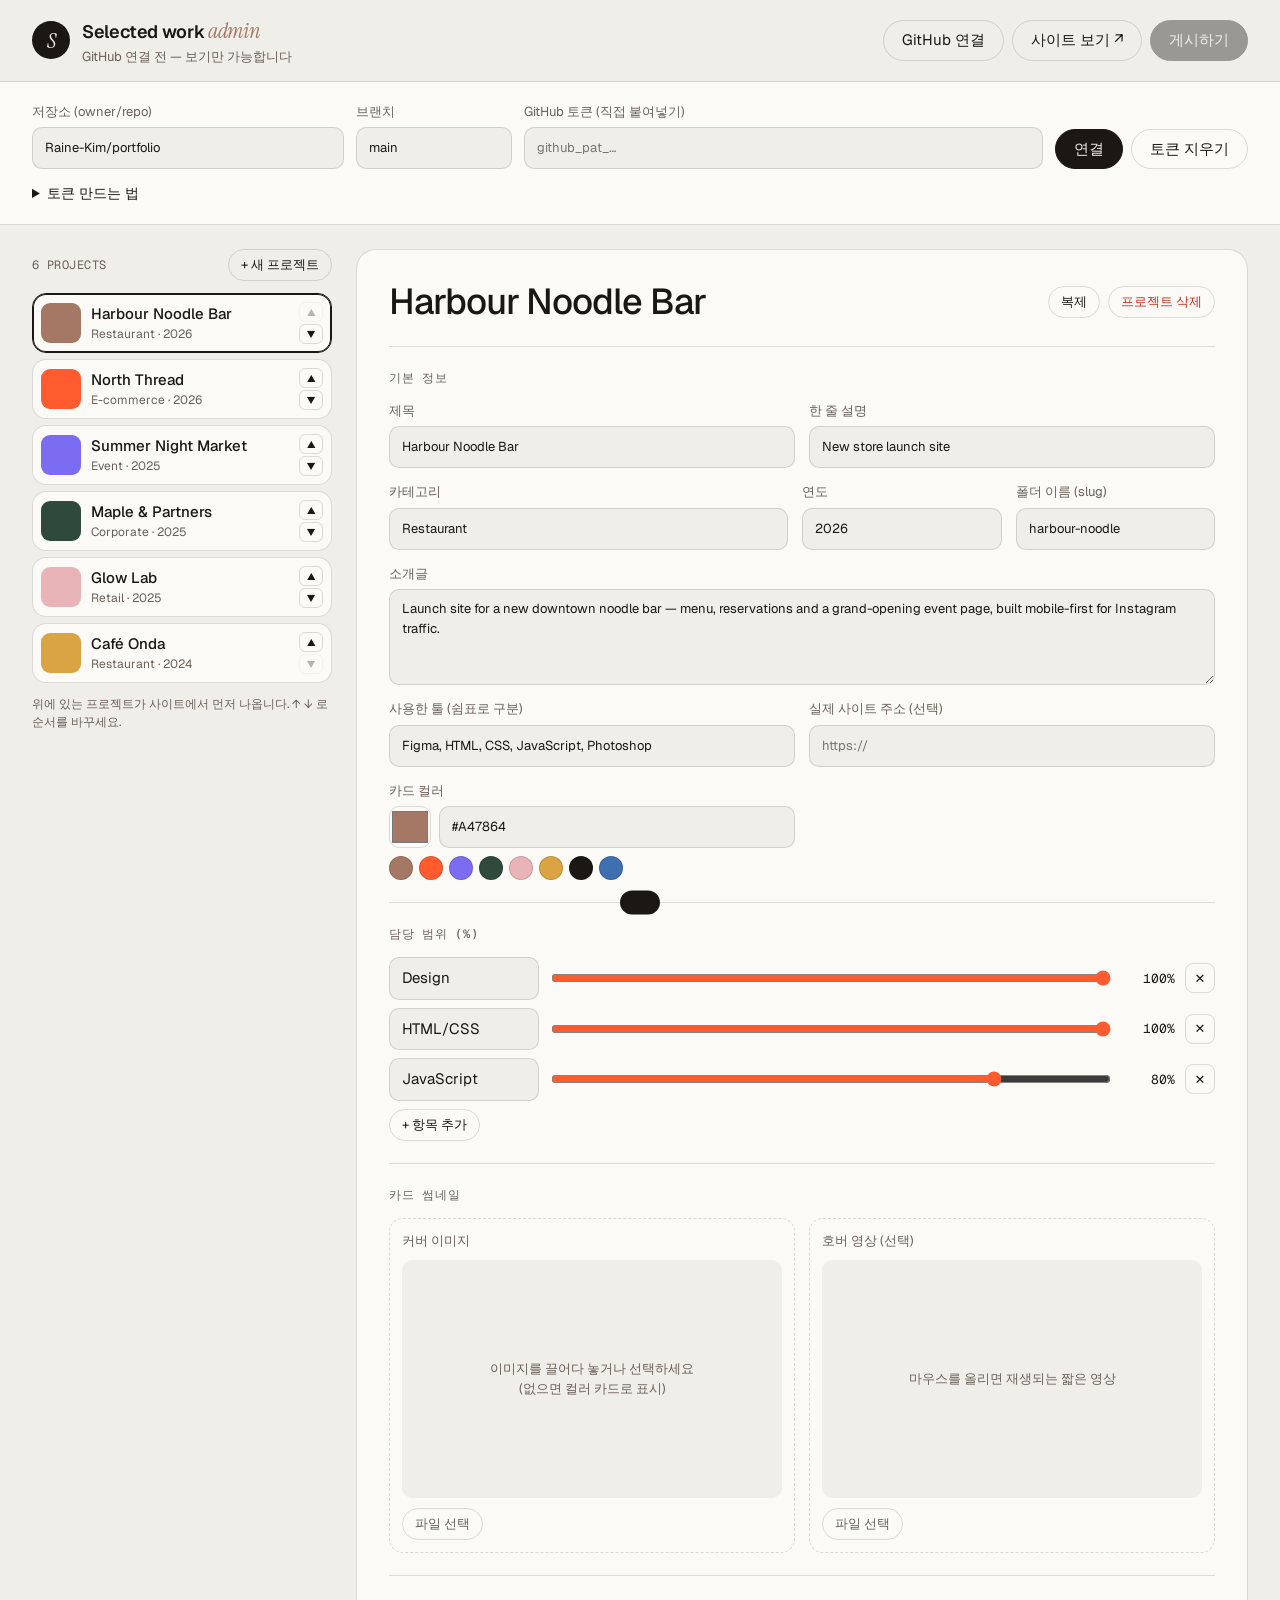
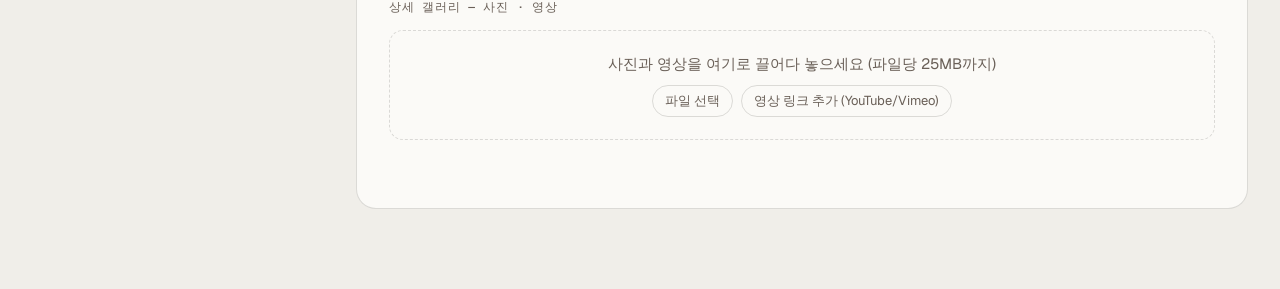
<file: admin.html>
<!doctype html>
<html lang="ko">
<head>
  <meta charset="utf-8">
  <meta name="viewport" content="width=device-width, initial-scale=1">
  <meta name="robots" content="noindex, nofollow">
  <title>Admin — Selected work</title>
  <link rel="icon" href="favicon.svg" type="image/svg+xml">
  <link rel="preconnect" href="https://fonts.googleapis.com">
  <link rel="preconnect" href="https://fonts.gstatic.com" crossorigin>
  <link href="https://fonts.googleapis.com/css2?family=Geist:wght@400;500;600&family=Geist+Mono:wght@400;500&family=Instrument+Serif:ital@1&display=swap" rel="stylesheet">
  <link rel="stylesheet" href="css/admin.css?v=1">
</head>
<body>
  <header class="top">
    <div class="top__title">
      <a href="./" class="top__mark" title="사이트로">S</a>
      <div>
        <h1>Selected work <em>admin</em></h1>
        <p class="top__status" data-status>불러오는 중…</p>
      </div>
    </div>
    <div class="top__actions">
      <button class="btn btn--ghost" type="button" data-toggle-settings>GitHub 연결</button>
      <a class="btn btn--ghost" href="./#work" target="_blank" rel="noopener">사이트 보기 ↗</a>
      <button class="btn btn--primary" type="button" data-publish disabled>게시하기</button>
    </div>
  </header>

  <!-- GitHub connection -->
  <section class="settings" data-settings hidden>
    <div class="settings__grid">
      <label>저장소 (owner/repo)
        <input type="text" data-cfg="repo" placeholder="Raine-Kim/portfolio" autocomplete="off">
      </label>
      <label>브랜치
        <input type="text" data-cfg="branch" placeholder="main" autocomplete="off">
      </label>
      <label class="settings__token">GitHub 토큰 (직접 붙여넣기)
        <input type="password" data-cfg="token" placeholder="github_pat_…" autocomplete="off" spellcheck="false">
      </label>
      <div class="settings__btns">
        <button class="btn btn--primary" type="button" data-connect>연결</button>
        <button class="btn btn--ghost" type="button" data-disconnect>토큰 지우기</button>
      </div>
    </div>
    <details class="settings__help">
      <summary>토큰 만드는 법</summary>
      <ol>
        <li>GitHub → Settings → Developer settings → <a href="https://github.com/settings/personal-access-tokens/new" target="_blank" rel="noopener">Fine-grained tokens → Generate new token</a></li>
        <li><b>Repository access</b>: Only select repositories → 이 포트폴리오 저장소 하나만 선택</li>
        <li><b>Permissions → Repository permissions → Contents</b>: Read and write</li>
        <li>만든 토큰을 위 칸에 붙여넣고 <b>연결</b></li>
      </ol>
      <p>토큰은 이 브라우저에만 저장되고 api.github.com 으로만 전송됩니다. 공용 컴퓨터에서는 작업 후 <b>토큰 지우기</b>를 눌러주세요.</p>
    </details>
  </section>

  <main class="layout">
    <aside class="side">
      <div class="side__head">
        <span class="mono" data-count>0 projects</span>
        <button class="btn btn--small" type="button" data-add>+ 새 프로젝트</button>
      </div>
      <ol class="list" data-list></ol>
      <p class="side__hint">위에 있는 프로젝트가 사이트에서 먼저 나옵니다. ↑ ↓ 로 순서를 바꾸세요.</p>
    </aside>

    <section class="editor" data-editor>
      <div class="empty">왼쪽에서 프로젝트를 고르거나 <b>+ 새 프로젝트</b>를 누르세요.</div>
    </section>
  </main>

  <div class="toast" data-toast role="status" aria-live="polite"></div>

  <script src="data/projects.js?v=4"></script>
  <script src="js/admin.js?v=1"></script>
</body>
</html>
</file>
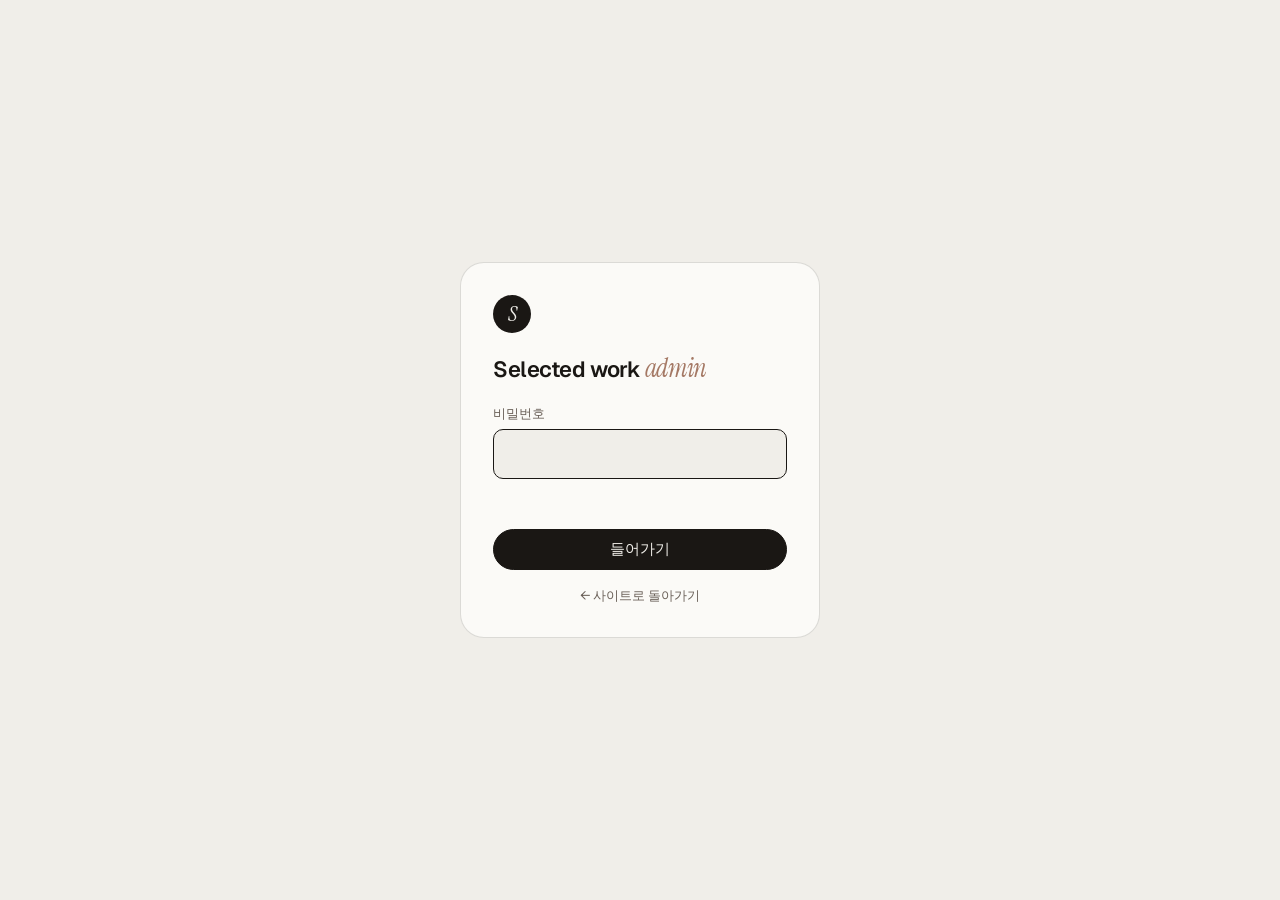
<file: public/admin.html>
<!doctype html>
<html lang="ko">
<head>
  <meta charset="utf-8">
  <meta name="viewport" content="width=device-width, initial-scale=1">
  <meta name="robots" content="noindex, nofollow">
  <title>Admin — Selected work</title>
  <link rel="icon" href="favicon.svg" type="image/svg+xml">
  <link rel="preconnect" href="https://fonts.googleapis.com">
  <link rel="preconnect" href="https://fonts.gstatic.com" crossorigin>
  <link href="https://fonts.googleapis.com/css2?family=Geist:wght@400;500;600&family=Geist+Mono:wght@400;500&family=Instrument+Serif:ital@1&display=swap" rel="stylesheet">
  <link rel="stylesheet" href="css/admin.css?v=2">
</head>
<body>
  <header class="top">
    <div class="top__title">
      <a href="./" class="top__mark" title="사이트로">S</a>
      <div>
        <h1>Selected work <em>admin</em></h1>
        <p class="top__status" data-status>불러오는 중…</p>
      </div>
    </div>
    <div class="top__actions">
      <button class="btn btn--ghost" type="button" data-logout>잠그기</button>
      <a class="btn btn--ghost" href="./#work" target="_blank" rel="noopener">사이트 보기 ↗</a>
      <button class="btn btn--primary" type="button" data-publish disabled>게시하기</button>
    </div>
  </header>

  <!-- Password gate -->
  <div class="lock" data-lock>
    <form class="lock__card" data-login>
      <span class="top__mark">S</span>
      <h2>Selected work <em>admin</em></h2>
      <label>비밀번호
        <input type="password" data-password autocomplete="current-password" inputmode="numeric" required autofocus>
      </label>
      <p class="lock__error" data-login-error role="alert"></p>
      <button class="btn btn--primary" type="submit">들어가기</button>
      <a class="lock__back" href="./">← 사이트로 돌아가기</a>
    </form>
  </div>

  <main class="layout">
    <aside class="side">
      <div class="side__head">
        <span class="mono" data-count>0 projects</span>
        <button class="btn btn--small" type="button" data-add>+ 새 프로젝트</button>
      </div>
      <ol class="list" data-list></ol>
      <p class="side__hint">위에 있는 프로젝트가 사이트에서 먼저 나옵니다. ↑ ↓ 로 순서를 바꾸세요.</p>
    </aside>

    <section class="editor" data-editor>
      <div class="empty">왼쪽에서 프로젝트를 고르거나 <b>+ 새 프로젝트</b>를 누르세요.</div>
    </section>
  </main>

  <div class="toast" data-toast role="status" aria-live="polite"></div>

  <script src="data/projects.js?v=4"></script>
  <script src="js/admin.js?v=3"></script>
</body>
</html>
</file>
<file: css/admin.css>
/* Admin — same palette as the site (Cloud Dancer × Mocha Mousse), tuned for forms */
:root {
  --cloud: #F0EEE9; --mocha: #A47864; --tangerine: #FF5B2E; --lavender: #7C6CF2; --ink: #1A1714;
  --bg: var(--cloud); --card: #FBFAF7; --fg: var(--ink); --fg-soft: #6A6058; --line: rgba(26,23,20,.14);
  --danger: #C8321E; --ok: #2E7D4F;
  --font: "Geist", system-ui, "Apple SD Gothic Neo", "Malgun Gothic", sans-serif;
  --mono: "Geist Mono", ui-monospace, monospace;
  --serif: "Instrument Serif", Georgia, serif;
  color-scheme: light;
}
@media (prefers-color-scheme: dark) {
  :root { --bg: #141210; --card: #1E1B18; --fg: var(--cloud); --fg-soft: #B3A99F; --line: rgba(240,238,233,.16); color-scheme: dark; }
}
*, *::before, *::after { box-sizing: border-box; }
[hidden] { display: none !important; }
body { margin: 0; background: var(--bg); color: var(--fg); font-family: var(--font); font-size: 15px; line-height: 1.5; -webkit-font-smoothing: antialiased; }
a { color: inherit; }
button, input, select, textarea { font: inherit; color: inherit; }
.mono { font-family: var(--mono); font-size: 12px; letter-spacing: .04em; text-transform: uppercase; color: var(--fg-soft); }

/* Buttons */
.btn { display: inline-flex; align-items: center; justify-content: center; gap: 6px; min-height: 40px; padding: 8px 18px; border-radius: 99px; border: 1px solid var(--line); background: transparent; cursor: pointer; text-decoration: none; white-space: nowrap; transition: background .2s, color .2s, border-color .2s, opacity .2s; }
.btn:hover { border-color: var(--fg); }
.btn--primary { background: var(--fg); color: var(--bg); border-color: var(--fg); font-weight: 500; }
.btn--primary:hover { background: var(--tangerine); border-color: var(--tangerine); color: #fff; }
.btn--primary.is-dirty { background: var(--tangerine); border-color: var(--tangerine); color: #fff; }
.btn--small { min-height: 32px; padding: 4px 12px; font-size: 13px; }
.btn--danger { color: var(--danger); }
.btn--danger:hover { background: var(--danger); border-color: var(--danger); color: #fff; }
.btn:disabled { opacity: .4; cursor: not-allowed; }
.icon-btn { width: 30px; height: 30px; border-radius: 8px; border: 1px solid var(--line); background: transparent; cursor: pointer; display: grid; place-items: center; font-size: 13px; }
.icon-btn:hover { border-color: var(--fg); }
.icon-btn:disabled { opacity: .3; cursor: default; }
:focus-visible { outline: 2px solid var(--tangerine); outline-offset: 2px; }

/* Top bar */
.top { position: sticky; top: 0; z-index: 10; display: flex; justify-content: space-between; align-items: center; gap: 16px; flex-wrap: wrap; padding: 14px clamp(16px, 3vw, 32px); background: color-mix(in srgb, var(--bg) 85%, transparent); backdrop-filter: blur(12px); border-bottom: 1px solid var(--line); }
.top__title { display: flex; align-items: center; gap: 12px; }
.top__mark { width: 38px; height: 38px; border-radius: 50%; display: grid; place-items: center; background: var(--fg); color: var(--bg); font-family: var(--serif); font-style: italic; font-size: 22px; text-decoration: none; flex: none; }
.top h1 { margin: 0; font-size: 18px; font-weight: 600; letter-spacing: -.02em; }
.top h1 em { font-family: var(--serif); font-weight: 400; color: var(--mocha); font-size: 22px; }
.top__status { margin: 0; font-size: 13px; color: var(--fg-soft); }
.top__status.is-ok { color: var(--ok); }
.top__status.is-warn { color: var(--tangerine); }
.top__actions { display: flex; gap: 8px; flex-wrap: wrap; }

/* Settings */
.settings { padding: 20px clamp(16px, 3vw, 32px); border-bottom: 1px solid var(--line); background: var(--card); }
.settings__grid { display: grid; grid-template-columns: 1.2fr .6fr 2fr auto; gap: 12px; align-items: end; }
.settings__btns { display: flex; gap: 8px; }
.settings__help { margin-top: 14px; font-size: 14px; color: var(--fg-soft); }
.settings__help summary { cursor: pointer; color: var(--fg); }
.settings__help ol { padding-left: 20px; }
@media (max-width: 900px) { .settings__grid { grid-template-columns: 1fr; } }

/* Fields */
label { display: grid; gap: 6px; font-size: 13px; color: var(--fg-soft); }
input[type="text"], input[type="password"], input[type="url"], input[type="number"], select, textarea {
  width: 100%; min-height: 42px; padding: 9px 12px; border-radius: 10px; border: 1px solid var(--line); background: var(--bg); color: var(--fg);
}
textarea { min-height: 96px; resize: vertical; }
input:focus, select:focus, textarea:focus { outline: none; border-color: var(--fg); }
.hint { font-size: 12px; color: var(--fg-soft); margin: 4px 0 0; }

/* Layout */
.layout { display: grid; grid-template-columns: 300px 1fr; gap: 24px; padding: 24px clamp(16px, 3vw, 32px) 80px; max-width: 1400px; margin: 0 auto; align-items: start; }
@media (max-width: 900px) { .layout { grid-template-columns: 1fr; } }

/* Project list */
.side { position: sticky; top: 92px; }
@media (max-width: 900px) { .side { position: static; } }
.side__head { display: flex; justify-content: space-between; align-items: center; margin-bottom: 12px; }
.side__hint { font-size: 12px; color: var(--fg-soft); margin: 12px 0 0; }
.list { list-style: none; margin: 0; padding: 0; display: grid; gap: 6px; }
.item { display: grid; grid-template-columns: 40px 1fr auto; gap: 10px; align-items: center; padding: 8px; border-radius: 14px; border: 1px solid var(--line); background: var(--card); cursor: pointer; }
.item:hover { border-color: var(--fg-soft); }
.item.is-active { border-color: var(--fg); box-shadow: inset 0 0 0 1px var(--fg); }
.item__thumb { width: 40px; height: 40px; border-radius: 9px; background: var(--p, var(--mocha)) center / cover no-repeat; }
.item__title { font-weight: 500; white-space: nowrap; overflow: hidden; text-overflow: ellipsis; }
.item__meta { font-size: 12px; color: var(--fg-soft); white-space: nowrap; overflow: hidden; text-overflow: ellipsis; }
.item__text { min-width: 0; }
.item__move { display: grid; gap: 2px; }
.item__move .icon-btn { width: 24px; height: 20px; border-radius: 6px; font-size: 10px; }

/* Editor */
.editor { background: var(--card); border: 1px solid var(--line); border-radius: 20px; padding: clamp(18px, 3vw, 32px); min-width: 0; }
.empty { padding: 64px 16px; text-align: center; color: var(--fg-soft); }
.editor__head { display: flex; justify-content: space-between; align-items: center; gap: 12px; flex-wrap: wrap; margin-bottom: 24px; }
.editor__head h2 { margin: 0; font-size: clamp(24px, 3vw, 36px); font-weight: 500; letter-spacing: -.03em; line-height: 1.1; overflow-wrap: anywhere; }
.editor__head div { display: flex; gap: 8px; }
.group { padding: 22px 0; border-top: 1px solid var(--line); }
.group > h3 { margin: 0 0 14px; font-family: var(--mono); font-size: 12px; font-weight: 500; letter-spacing: .06em; text-transform: uppercase; color: var(--fg-soft); }
.grid { display: grid; grid-template-columns: repeat(2, minmax(0, 1fr)); gap: 14px; }
.grid .wide { grid-column: 1 / -1; }
.grid--3 { grid-template-columns: 2fr 1fr 1fr; }
@media (max-width: 640px) { .grid, .grid--3 { grid-template-columns: 1fr; } }
.color { display: flex; gap: 8px; align-items: center; }
.color input[type="color"] { width: 42px; height: 42px; padding: 0; border: 1px solid var(--line); border-radius: 10px; background: none; cursor: pointer; flex: none; }
.swatches { display: flex; gap: 6px; flex-wrap: wrap; margin-top: 8px; }
.swatch { width: 24px; height: 24px; border-radius: 50%; border: 1px solid var(--line); cursor: pointer; padding: 0; }

/* Scope rows */
.scope-row { display: grid; grid-template-columns: 150px 1fr 56px 30px; gap: 10px; align-items: center; margin-bottom: 8px; }
.scope-row input[type="range"] { width: 100%; accent-color: var(--tangerine); }
.scope-row output { font-family: var(--mono); font-size: 13px; text-align: right; }
@media (max-width: 640px) { .scope-row { grid-template-columns: 1fr 56px 30px; } .scope-row input[type="text"] { grid-column: 1 / -1; } }

/* Media */
.media-grid { display: grid; grid-template-columns: repeat(2, minmax(0, 1fr)); gap: 14px; }
@media (max-width: 640px) { .media-grid { grid-template-columns: 1fr; } }
.slot { border: 1.5px dashed var(--line); border-radius: 14px; padding: 12px; display: grid; gap: 10px; }
.slot.is-over { border-color: var(--tangerine); background: color-mix(in srgb, var(--tangerine) 8%, transparent); }
.slot__title { font-size: 13px; color: var(--fg-soft); }
.slot__preview { aspect-ratio: 16/10; border-radius: 10px; overflow: hidden; background: var(--bg); display: grid; place-items: center; color: var(--fg-soft); font-size: 13px; text-align: center; padding: 8px; }
.slot__preview:has(img), .slot__preview:has(video) { padding: 0; }
.slot__preview img, .slot__preview video { width: 100%; height: 100%; object-fit: cover; display: block; }
.slot__btns { display: flex; gap: 6px; flex-wrap: wrap; align-items: center; }
.slot__path { font-family: var(--mono); font-size: 11px; color: var(--fg-soft); overflow-wrap: anywhere; }
.badge { display: inline-block; padding: 1px 8px; border-radius: 99px; background: var(--tangerine); color: #fff; font-size: 11px; font-family: var(--mono); }

.drop { border: 1.5px dashed var(--line); border-radius: 14px; padding: 22px; text-align: center; color: var(--fg-soft); margin-bottom: 14px; }
.drop.is-over { border-color: var(--tangerine); background: color-mix(in srgb, var(--tangerine) 8%, transparent); }
.drop__btns { display: flex; gap: 8px; justify-content: center; flex-wrap: wrap; margin-top: 10px; }
.gallery { display: grid; gap: 8px; }
.g-item { display: grid; grid-template-columns: 96px 1fr auto; gap: 12px; align-items: center; padding: 8px; border: 1px solid var(--line); border-radius: 12px; background: var(--bg); }
.g-item__thumb { width: 96px; aspect-ratio: 16/10; border-radius: 8px; overflow: hidden; background: var(--card); display: grid; place-items: center; font-size: 11px; color: var(--fg-soft); }
.g-item__thumb img, .g-item__thumb video { width: 100%; height: 100%; object-fit: cover; }
.g-item__body { min-width: 0; display: grid; gap: 4px; }
.g-item__btns { display: flex; gap: 4px; }
@media (max-width: 640px) { .g-item { grid-template-columns: 72px 1fr; } .g-item__thumb { width: 72px; } .g-item__btns { grid-column: 1 / -1; justify-content: flex-end; } }

/* Toast */
.toast { position: fixed; left: 50%; bottom: 24px; transform: translate(-50%, 160%); max-width: min(560px, calc(100vw - 32px)); padding: 12px 20px; border-radius: 16px; background: var(--fg); color: var(--bg); font-size: 14px; transition: transform .4s cubic-bezier(.22,1,.36,1); z-index: 20; }
.toast.is-show { transform: translate(-50%, 0); }
.toast.is-error { background: var(--danger); color: #fff; }
</file>
<file: public/css/admin.css>
/* Admin — same palette as the site (Cloud Dancer × Mocha Mousse), tuned for forms */
:root {
  --cloud: #F0EEE9; --mocha: #A47864; --tangerine: #FF5B2E; --lavender: #7C6CF2; --ink: #1A1714;
  --bg: var(--cloud); --card: #FBFAF7; --fg: var(--ink); --fg-soft: #6A6058; --line: rgba(26,23,20,.14);
  --danger: #C8321E; --ok: #2E7D4F;
  --font: "Geist", system-ui, "Apple SD Gothic Neo", "Malgun Gothic", sans-serif;
  --mono: "Geist Mono", ui-monospace, monospace;
  --serif: "Instrument Serif", Georgia, serif;
  color-scheme: light;
}
@media (prefers-color-scheme: dark) {
  :root { --bg: #141210; --card: #1E1B18; --fg: var(--cloud); --fg-soft: #B3A99F; --line: rgba(240,238,233,.16); color-scheme: dark; }
}
*, *::before, *::after { box-sizing: border-box; }
[hidden] { display: none !important; }
body { margin: 0; background: var(--bg); color: var(--fg); font-family: var(--font); font-size: 15px; line-height: 1.5; -webkit-font-smoothing: antialiased; }
a { color: inherit; }
button, input, select, textarea { font: inherit; color: inherit; }
.mono { font-family: var(--mono); font-size: 12px; letter-spacing: .04em; text-transform: uppercase; color: var(--fg-soft); }

/* Buttons */
.btn { display: inline-flex; align-items: center; justify-content: center; gap: 6px; min-height: 40px; padding: 8px 18px; border-radius: 99px; border: 1px solid var(--line); background: transparent; cursor: pointer; text-decoration: none; white-space: nowrap; transition: background .2s, color .2s, border-color .2s, opacity .2s; }
.btn:hover { border-color: var(--fg); }
.btn--primary { background: var(--fg); color: var(--bg); border-color: var(--fg); font-weight: 500; }
.btn--primary:hover { background: var(--tangerine); border-color: var(--tangerine); color: #fff; }
.btn--primary.is-dirty { background: var(--tangerine); border-color: var(--tangerine); color: #fff; }
.btn--small { min-height: 32px; padding: 4px 12px; font-size: 13px; }
.btn--danger { color: var(--danger); }
.btn--danger:hover { background: var(--danger); border-color: var(--danger); color: #fff; }
.btn:disabled { opacity: .4; cursor: not-allowed; }
.icon-btn { width: 30px; height: 30px; border-radius: 8px; border: 1px solid var(--line); background: transparent; cursor: pointer; display: grid; place-items: center; font-size: 13px; }
.icon-btn:hover { border-color: var(--fg); }
.icon-btn:disabled { opacity: .3; cursor: default; }
:focus-visible { outline: 2px solid var(--tangerine); outline-offset: 2px; }

/* Top bar */
.top { position: sticky; top: 0; z-index: 10; display: flex; justify-content: space-between; align-items: center; gap: 16px; flex-wrap: wrap; padding: 14px clamp(16px, 3vw, 32px); background: color-mix(in srgb, var(--bg) 85%, transparent); backdrop-filter: blur(12px); border-bottom: 1px solid var(--line); }
.top__title { display: flex; align-items: center; gap: 12px; }
.top__mark { width: 38px; height: 38px; border-radius: 50%; display: grid; place-items: center; background: var(--fg); color: var(--bg); font-family: var(--serif); font-style: italic; font-size: 22px; text-decoration: none; flex: none; }
.top h1 { margin: 0; font-size: 18px; font-weight: 600; letter-spacing: -.02em; }
.top h1 em { font-family: var(--serif); font-weight: 400; color: var(--mocha); font-size: 22px; }
.top__status { margin: 0; font-size: 13px; color: var(--fg-soft); }
.top__status.is-ok { color: var(--ok); }
.top__status.is-warn { color: var(--tangerine); }
.top__actions { display: flex; gap: 8px; flex-wrap: wrap; }

/* Lock screen */
.lock { position: fixed; inset: 0; z-index: 30; display: grid; place-items: center; padding: 16px; background: var(--bg); }
.lock__card { width: min(360px, 100%); display: grid; gap: 16px; padding: 32px; border-radius: 24px; border: 1px solid var(--line); background: var(--card); }
.lock__card h2 { margin: 0; font-size: 22px; font-weight: 600; letter-spacing: -.02em; }
.lock__card h2 em { font-family: var(--serif); font-weight: 400; color: var(--mocha); font-size: 26px; }
.lock__card input { font-size: 20px; letter-spacing: .3em; text-align: center; }
.lock__error { margin: 0; min-height: 1.4em; font-size: 13px; color: var(--danger); }
.lock__back { font-size: 13px; color: var(--fg-soft); text-align: center; text-decoration: none; }
.lock__back:hover { color: var(--fg); }
body.is-locked { overflow: hidden; }

/* Fields */
label { display: grid; gap: 6px; font-size: 13px; color: var(--fg-soft); }
input[type="text"], input[type="password"], input[type="url"], input[type="number"], select, textarea {
  width: 100%; min-height: 42px; padding: 9px 12px; border-radius: 10px; border: 1px solid var(--line); background: var(--bg); color: var(--fg);
}
textarea { min-height: 96px; resize: vertical; }
input:focus, select:focus, textarea:focus { outline: none; border-color: var(--fg); }
.hint { font-size: 12px; color: var(--fg-soft); margin: 4px 0 0; }

/* Layout */
.layout { display: grid; grid-template-columns: 300px 1fr; gap: 24px; padding: 24px clamp(16px, 3vw, 32px) 80px; max-width: 1400px; margin: 0 auto; align-items: start; }
@media (max-width: 900px) { .layout { grid-template-columns: 1fr; } }

/* Project list */
.side { position: sticky; top: 92px; }
@media (max-width: 900px) { .side { position: static; } }
.side__head { display: flex; justify-content: space-between; align-items: center; margin-bottom: 12px; }
.side__hint { font-size: 12px; color: var(--fg-soft); margin: 12px 0 0; }
.list { list-style: none; margin: 0; padding: 0; display: grid; gap: 6px; }
.item { display: grid; grid-template-columns: 40px 1fr auto; gap: 10px; align-items: center; padding: 8px; border-radius: 14px; border: 1px solid var(--line); background: var(--card); cursor: pointer; }
.item:hover { border-color: var(--fg-soft); }
.item.is-active { border-color: var(--fg); box-shadow: inset 0 0 0 1px var(--fg); }
.item__thumb { width: 40px; height: 40px; border-radius: 9px; background: var(--p, var(--mocha)) center / cover no-repeat; }
.item__title { font-weight: 500; white-space: nowrap; overflow: hidden; text-overflow: ellipsis; }
.item__meta { font-size: 12px; color: var(--fg-soft); white-space: nowrap; overflow: hidden; text-overflow: ellipsis; }
.item__text { min-width: 0; }
.item__move { display: grid; gap: 2px; }
.item__move .icon-btn { width: 24px; height: 20px; border-radius: 6px; font-size: 10px; }

/* Editor */
.editor { background: var(--card); border: 1px solid var(--line); border-radius: 20px; padding: clamp(18px, 3vw, 32px); min-width: 0; }
.empty { padding: 64px 16px; text-align: center; color: var(--fg-soft); }
.editor__head { display: flex; justify-content: space-between; align-items: center; gap: 12px; flex-wrap: wrap; margin-bottom: 24px; }
.editor__head h2 { margin: 0; font-size: clamp(24px, 3vw, 36px); font-weight: 500; letter-spacing: -.03em; line-height: 1.1; overflow-wrap: anywhere; }
.editor__head div { display: flex; gap: 8px; }
.group { padding: 22px 0; border-top: 1px solid var(--line); }
.group > h3 { margin: 0 0 14px; font-family: var(--mono); font-size: 12px; font-weight: 500; letter-spacing: .06em; text-transform: uppercase; color: var(--fg-soft); }
.grid { display: grid; grid-template-columns: repeat(2, minmax(0, 1fr)); gap: 14px; }
.grid .wide { grid-column: 1 / -1; }
.grid--3 { grid-template-columns: 2fr 1fr 1fr; }
@media (max-width: 640px) { .grid, .grid--3 { grid-template-columns: 1fr; } }
.color { display: flex; gap: 8px; align-items: center; }
.color input[type="color"] { width: 42px; height: 42px; padding: 0; border: 1px solid var(--line); border-radius: 10px; background: none; cursor: pointer; flex: none; }
.swatches { display: flex; gap: 6px; flex-wrap: wrap; margin-top: 8px; }
.swatch { width: 24px; height: 24px; border-radius: 50%; border: 1px solid var(--line); cursor: pointer; padding: 0; }

/* Scope rows */
.scope-row { display: grid; grid-template-columns: 150px 1fr 56px 30px; gap: 10px; align-items: center; margin-bottom: 8px; }
.scope-row input[type="range"] { width: 100%; accent-color: var(--tangerine); }
.scope-row output { font-family: var(--mono); font-size: 13px; text-align: right; }
@media (max-width: 640px) { .scope-row { grid-template-columns: 1fr 56px 30px; } .scope-row input[type="text"] { grid-column: 1 / -1; } }

/* Media */
.media-grid { display: grid; grid-template-columns: repeat(2, minmax(0, 1fr)); gap: 14px; }
@media (max-width: 640px) { .media-grid { grid-template-columns: 1fr; } }
.slot { border: 1.5px dashed var(--line); border-radius: 14px; padding: 12px; display: grid; gap: 10px; }
.slot.is-over { border-color: var(--tangerine); background: color-mix(in srgb, var(--tangerine) 8%, transparent); }
.slot__title { font-size: 13px; color: var(--fg-soft); }
.slot__preview { aspect-ratio: 16/10; border-radius: 10px; overflow: hidden; background: var(--bg); display: grid; place-items: center; color: var(--fg-soft); font-size: 13px; text-align: center; padding: 8px; }
.slot__preview:has(img), .slot__preview:has(video) { padding: 0; }
.slot__preview img, .slot__preview video { width: 100%; height: 100%; object-fit: cover; display: block; }
.slot__btns { display: flex; gap: 6px; flex-wrap: wrap; align-items: center; }
.slot__path { font-family: var(--mono); font-size: 11px; color: var(--fg-soft); overflow-wrap: anywhere; }
.badge { display: inline-block; padding: 1px 8px; border-radius: 99px; background: var(--tangerine); color: #fff; font-size: 11px; font-family: var(--mono); }

.drop { border: 1.5px dashed var(--line); border-radius: 14px; padding: 22px; text-align: center; color: var(--fg-soft); margin-bottom: 14px; }
.drop.is-over { border-color: var(--tangerine); background: color-mix(in srgb, var(--tangerine) 8%, transparent); }
.drop__btns { display: flex; gap: 8px; justify-content: center; flex-wrap: wrap; margin-top: 10px; }
.gallery { display: grid; gap: 8px; }
.g-item { display: grid; grid-template-columns: 96px 1fr auto; gap: 12px; align-items: center; padding: 8px; border: 1px solid var(--line); border-radius: 12px; background: var(--bg); }
.g-item__thumb { width: 96px; aspect-ratio: 16/10; border-radius: 8px; overflow: hidden; background: var(--card); display: grid; place-items: center; font-size: 11px; color: var(--fg-soft); }
.g-item__thumb img, .g-item__thumb video { width: 100%; height: 100%; object-fit: cover; }
.g-item__body { min-width: 0; display: grid; gap: 4px; }
.g-item__btns { display: flex; gap: 4px; }
@media (max-width: 640px) { .g-item { grid-template-columns: 72px 1fr; } .g-item__thumb { width: 72px; } .g-item__btns { grid-column: 1 / -1; justify-content: flex-end; } }

/* Toast */
.toast { position: fixed; left: 50%; bottom: 24px; transform: translate(-50%, 160%); max-width: min(560px, calc(100vw - 32px)); padding: 12px 20px; border-radius: 16px; background: var(--fg); color: var(--bg); font-size: 14px; transition: transform .4s cubic-bezier(.22,1,.36,1); z-index: 20; }
.toast.is-show { transform: translate(-50%, 0); }
.toast.is-error { background: var(--danger); color: #fff; }
</file>
